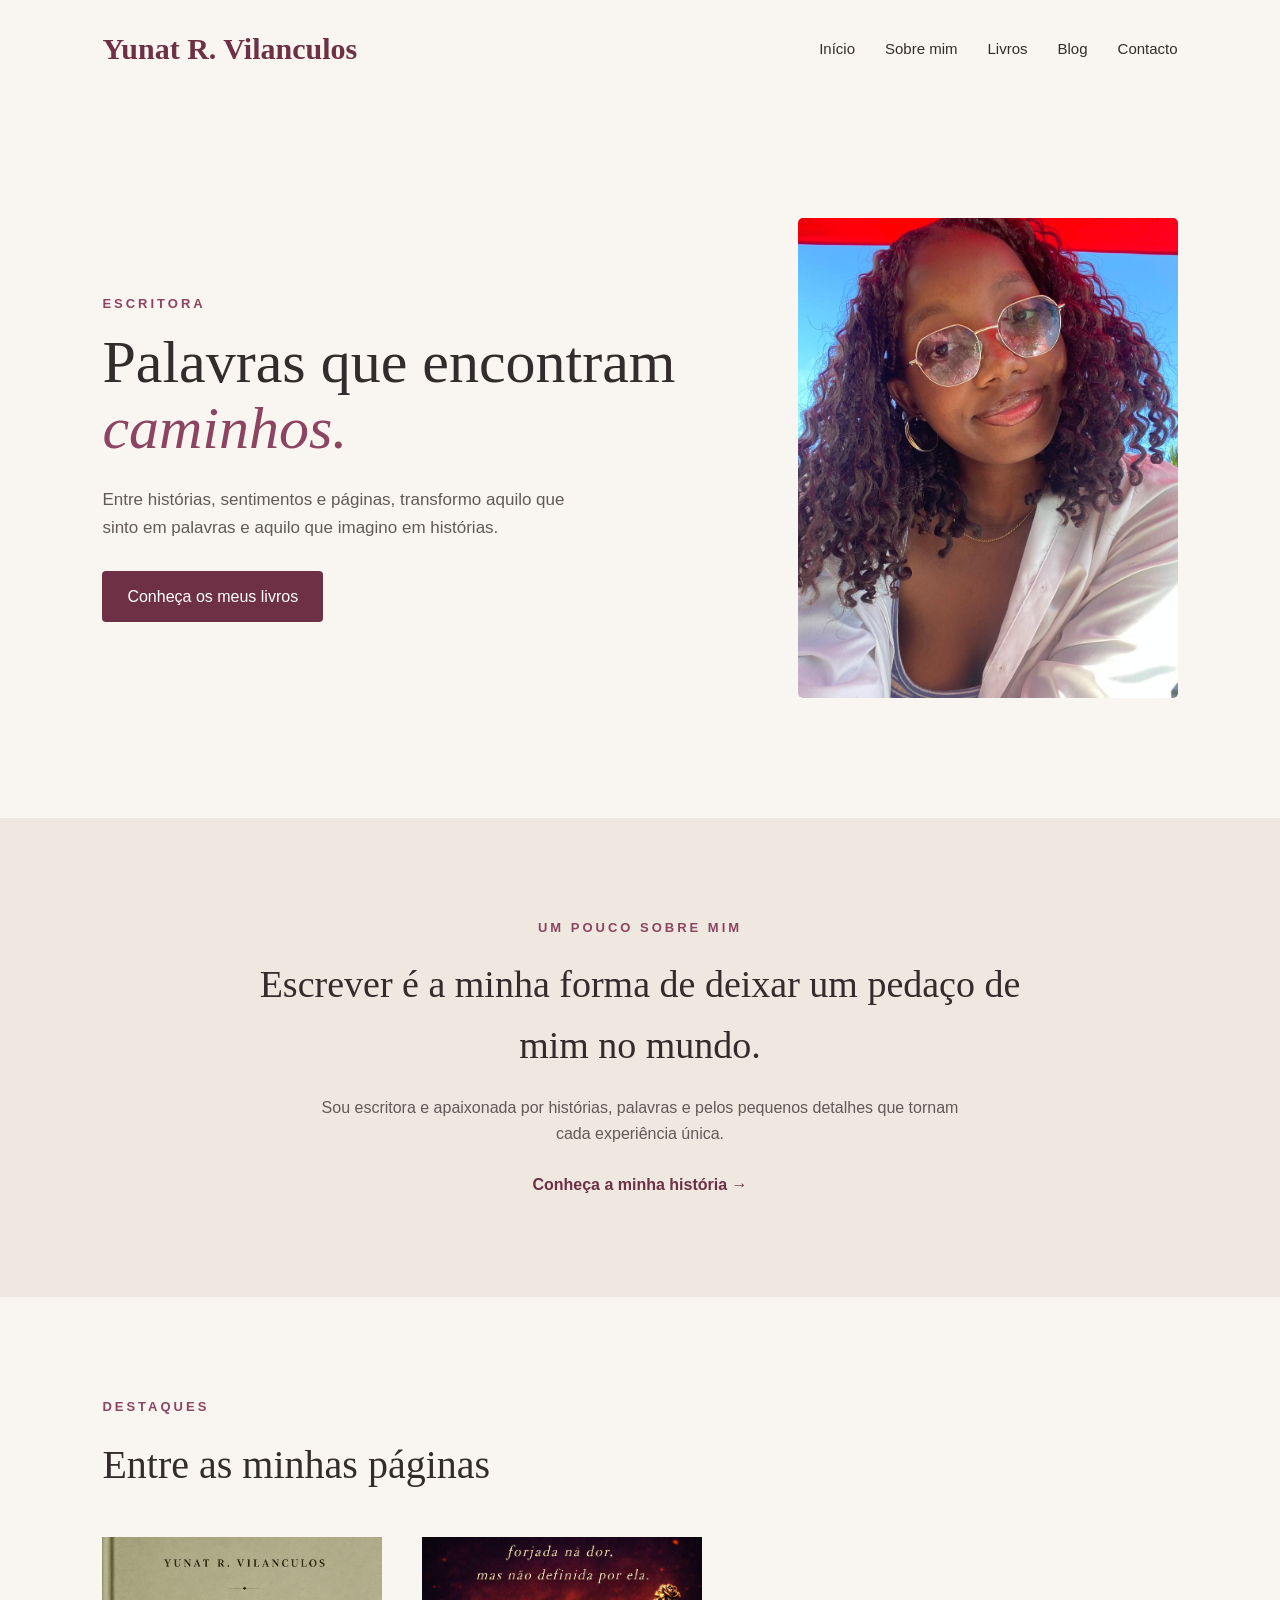
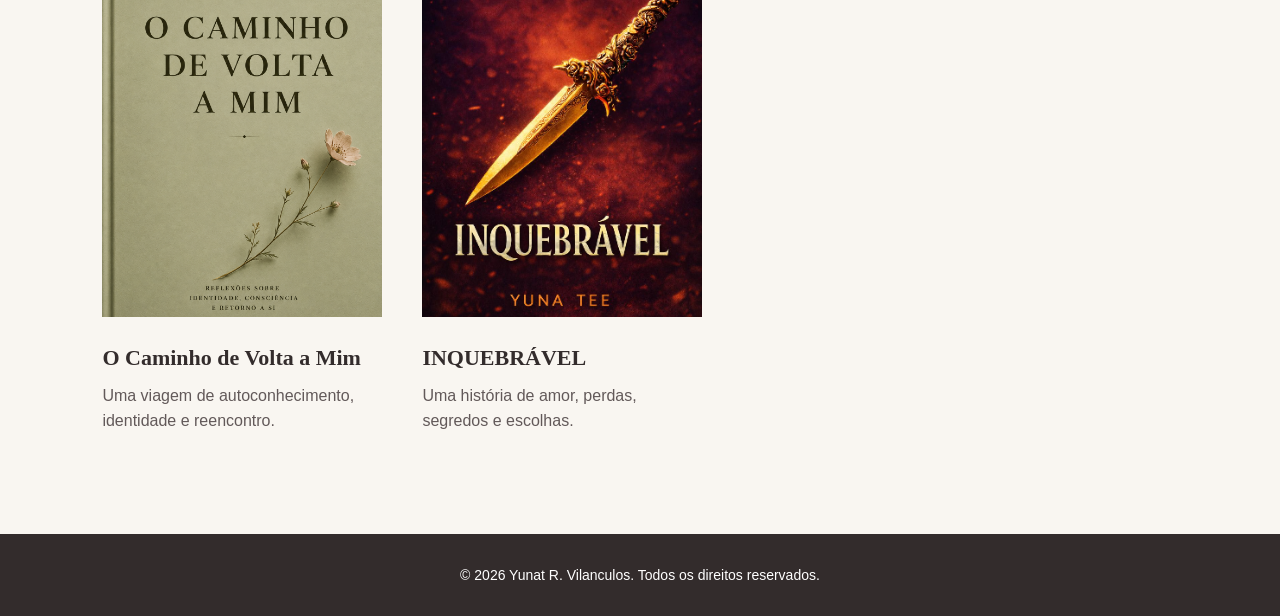
<file: index.html>
<!DOCTYPE html>
<html lang="pt">

<head>
    <meta charset="UTF-8">
    <meta name="viewport" content="width=device-width, initial-scale=1.0">

    <title>Yunat R. Vilanculos | Escritora</title>

    <link rel="stylesheet" href="index.css">
</head>

<body>

    <header>
        <nav>
            <div class="logo">
                Yunat R. Vilanculos
            </div>

            <ul class="menu">
                <li><a href="index.html">Início</a></li>
                <li><a href="sobre mim.html">Sobre mim</a></li>
                <li><a href="livros.html">Livros</a></li>
                <li><a href="blog.html">Blog</a></li>
                <li><a href="contacto.html">Contacto</a></li>
            </ul>
        </nav>
    </header>


    <main>

        <section class="hero">

            <div class="hero-text">
                <p class="subtitulo">ESCRITORA</p>

                <h1>
                    Palavras que encontram
                    <span>caminhos.</span>
                </h1>

                <p>
                    Entre histórias, sentimentos e páginas,
                    transformo aquilo que sinto em palavras
                    e aquilo que imagino em histórias.
                </p>

                <a href="livros.html" class="botao">
                    Conheça os meus livros
                </a>
            </div>


            <div class="hero-imagem">
             <img src="eunew.jpeg" alt="" srcset="">
            </div>

        </section>


        <section class="apresentacao">

            <p class="subtitulo">UM POUCO SOBRE MIM</p>

            <h2>
                Escrever é a minha forma de deixar
                um pedaço de mim no mundo.
            </h2>

            <p>
                Sou escritora e apaixonada por histórias,
                palavras e pelos pequenos detalhes que
                tornam cada experiência única.
            </p>

            <a href="sobre mim.html" class="link">
                Conheça a minha história →
            </a>

        </section>


        <section class="destaques">

            <p class="subtitulo">DESTAQUES</p>

            <h2>Entre as minhas páginas</h2>

            <div class="livros-container">

                <article class="livro">
                    <img src="O Caminho de Volta a Mim.png" alt="Capa do livro">
                    <h3>O Caminho de Volta a Mim</h3>
                    <p>
                        Uma viagem de autoconhecimento,
                        identidade e reencontro.
                    </p>
                </article>


                <article class="livro">
                    <img src="inquebravel.png" alt="Capa do livro">
                    <h3>INQUEBRÁVEL</h3>
                    <p>
                        Uma história de amor, perdas,
                        segredos e escolhas.
                    </p>
                </article>

            </div>

        </section>

    </main>


    <footer>

        <p>
            © 2026 Yunat R. Vilanculos. Todos os direitos reservados.
        </p>

    </footer>

</body>

</html>
</file>
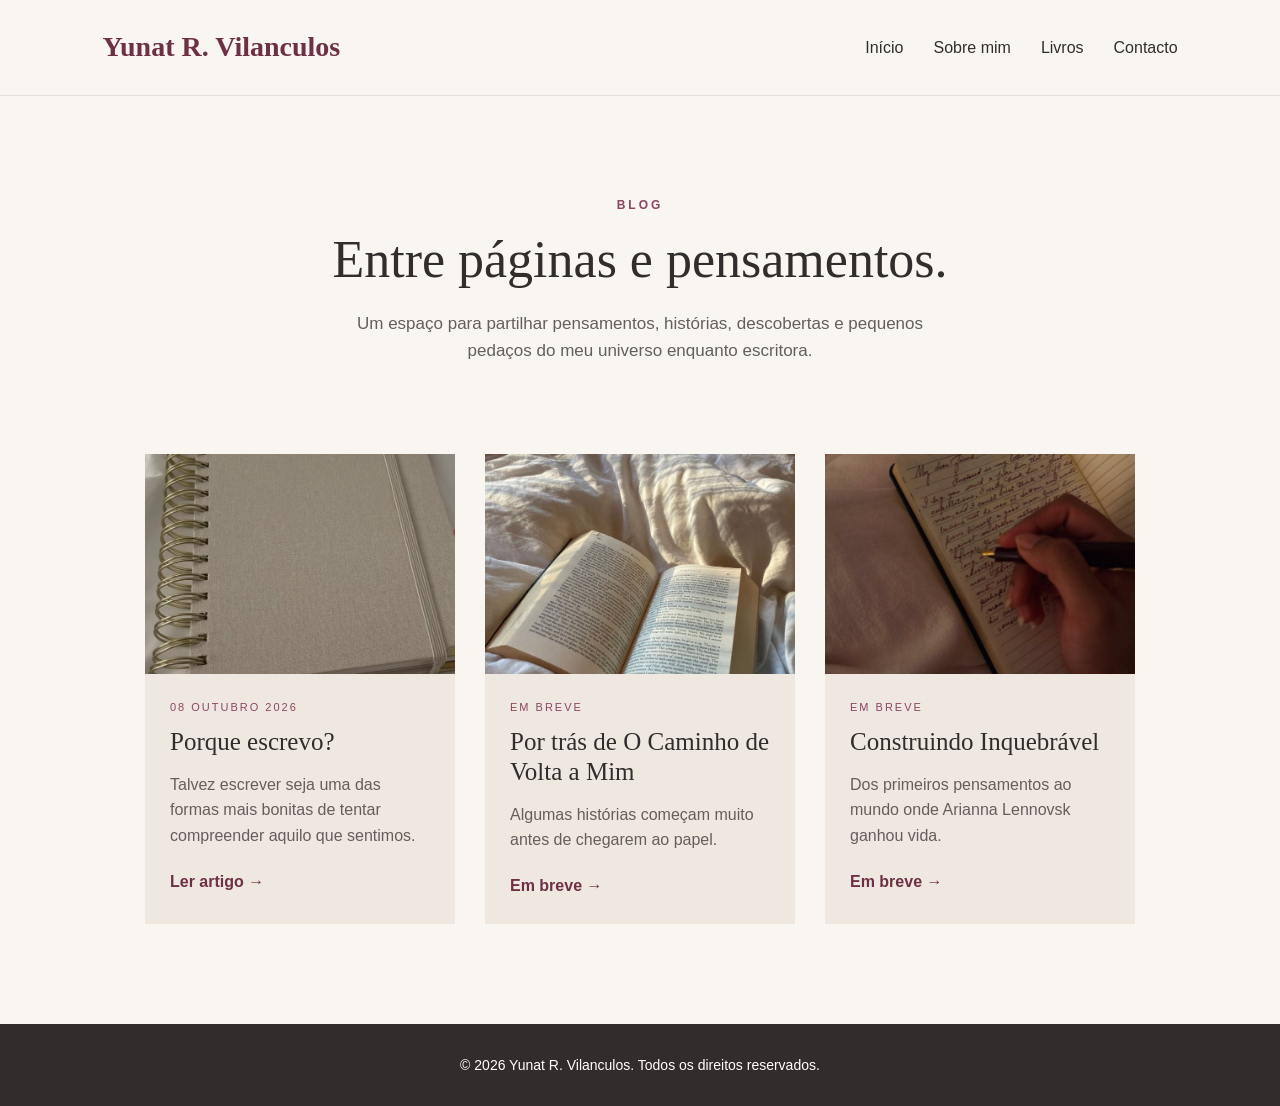
<file: blog.html>
<!DOCTYPE html>
<html lang="pt">

<head>

    <meta charset="UTF-8">

    <meta name="viewport" content="width=device-width, initial-scale=1.0">

    <title>Blog | Yunat R. Vilanculos</title>

    <link rel="stylesheet" href="blog.css">

</head>


<body>

    <!-- CABEÇALHO -->

    <header>

        <nav>

            <div class="logo">
                Yunat R. Vilanculos
            </div>

            <ul class="menu">

                <li>
                    <a href="../index.html">Início</a>
                </li>

                <li>
                    <a href="sobre mim.html">Sobre mim</a>
                </li>

                <li>
                    <a href="livros.html">Livros</a>
                </li>

                <li>
                    <a href="contacto.html">Contacto</a>
                </li>

            </ul>

        </nav>

    </header>


    <!-- BLOG -->

    <main>

        <section class="blog-intro">

            <p class="subtitulo">
                BLOG
            </p>

            <h1>
                Entre páginas e pensamentos.
            </h1>

            <p>
                Um espaço para partilhar pensamentos,
                histórias, descobertas e pequenos pedaços
                do meu universo enquanto escritora.
            </p>

        </section>


        <!-- PUBLICAÇÕES -->

        <section class="publicacoes">


            <article class="post">

                <div class="post-imagem">
                    <img
                        src="caderno.jpg"
                        alt="Caderno aberto com palavras escritas">
                </div>

                <div class="post-conteudo">

                    <p class="data">
                        08 OUTUBRO 2026
                    </p>

                    <h2>
                        Porque escrevo?
                    </h2>

                    <p>
                        Talvez escrever seja uma das formas
                        mais bonitas de tentar compreender
                        aquilo que sentimos.
                    </p>

                    <a href="#" class="ler">
                        Ler artigo →
                    </a>

                </div>

            </article>


            <article class="post">

                <div class="post-imagem">
                    <img
                        src="download (15).jpg"
                        alt="Livros sobre uma mesa">
                </div>

                <div class="post-conteudo">

                    <p class="data">
                        EM BREVE
                    </p>

                    <h2>
                        Por trás de O Caminho de Volta a Mim
                    </h2>

                    <p>
                        Algumas histórias começam muito antes
                        de chegarem ao papel.
                    </p>

                    <a href="#" class="ler">
                        Em breve →
                    </a>

                </div>

            </article>


            <article class="post">

                <div class="post-imagem">
                    <img
                        src="write.jpg"
                        alt="Pessoa escrevendo">
                </div>

                <div class="post-conteudo">

                    <p class="data">
                        EM BREVE
                    </p>

                    <h2>
                        Construindo Inquebrável
                    </h2>

                    <p>
                        Dos primeiros pensamentos ao mundo
                        onde Arianna Lennovsk ganhou vida.
                    </p>

                    <a href="#" class="ler">
                        Em breve →
                    </a>

                </div>

            </article>


        </section>

    </main>


    <!-- RODAPÉ -->

    <footer>

        <p>
            © 2026 Yunat R. Vilanculos.
            Todos os direitos reservados.
        </p>

    </footer>

</body>

</html>
</file>
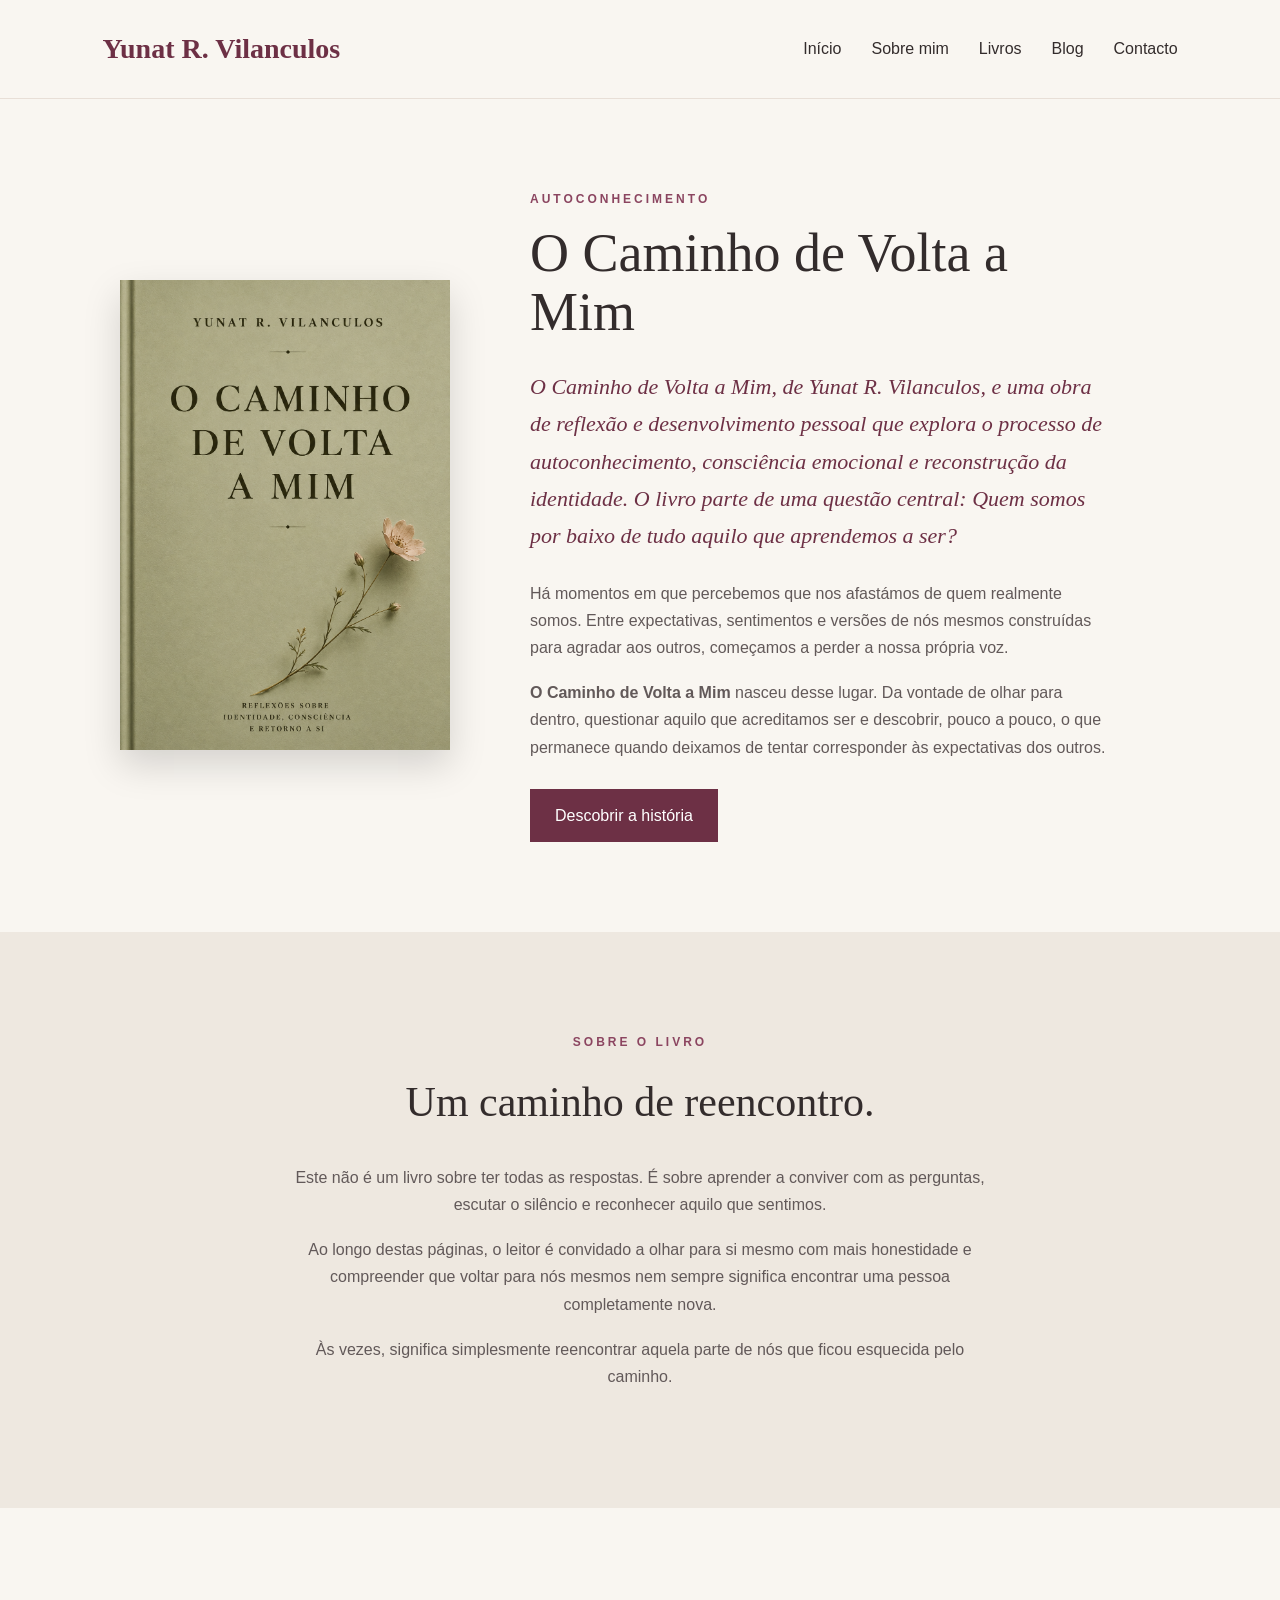
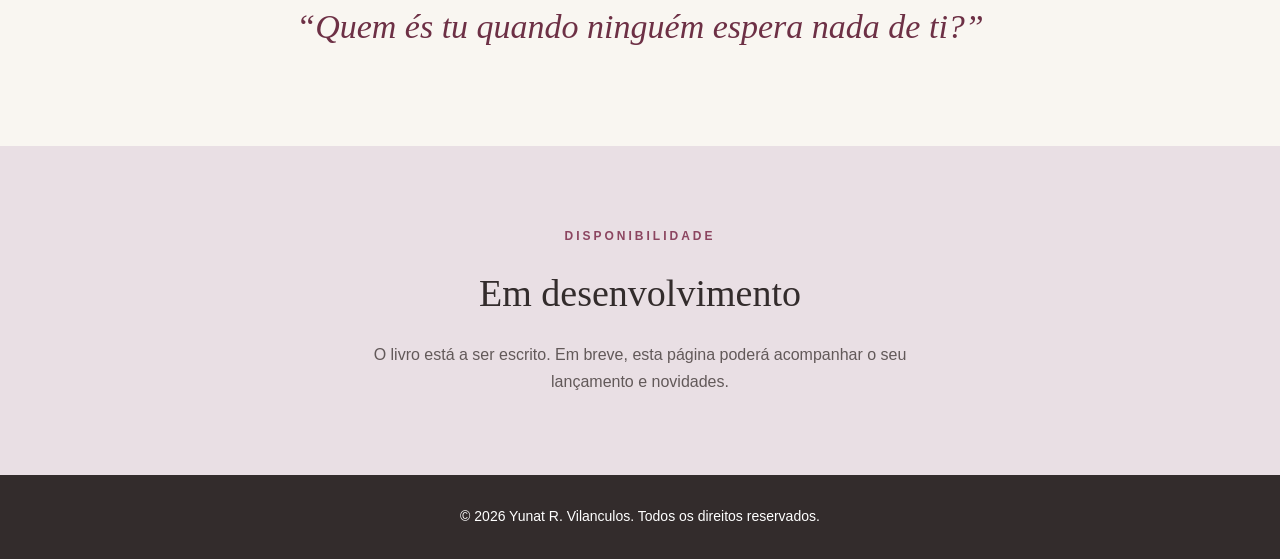
<file: livro 1.html>
<!DOCTYPE html>
<html lang="pt">

<head>

    <meta charset="UTF-8">

    <meta name="viewport" content="width=device-width, initial-scale=1.0">

    <title>O Caminho de Volta a Mim | Yunat R. Vilanculos</title>

    <link rel="stylesheet" href="livro1.css">

</head>


<body>

    <!-- CABEÇALHO -->

    <header>

        <nav>

            <div class="logo">
                Yunat R. Vilanculos
            </div>

            <ul class="menu">

                <li>
                    <a href="index.html">Início</a>
                </li>

                <li>
                    <a href="sobre mim.html">Sobre mim</a>
                </li>

                <li>
                    <a href="livros.html">Livros</a>
                </li>

                <li>
                    <a href="blog.html">Blog</a>
                </li>

                <li>
                    <a href="contacto.html">Contacto</a>
                </li>

            </ul>

        </nav>

    </header>


    <!-- APRESENTAÇÃO DO LIVRO -->

    <main>

        <section class="livro-destaque">

            <div class="capa">

                <img
                    src="O Caminho de Volta a Mim.png"
                    alt="Capa do livro O Caminho de Volta a Mim">

            </div>


            <div class="informacao">

                <p class="categoria">
                    AUTOCONHECIMENTO
                </p>

                <h1>
                    O Caminho de Volta a Mim
                </h1>

                <p class="frase">
                    O Caminho de Volta a Mim, de Yunat R. Vilanculos, e uma obra de reflexão e desenvolvimento pessoal que explora o processo de autoconhecimento, consciência emocional e reconstrução da identidade. 
                    O livro parte de uma questão central: Quem somos por baixo de tudo aquilo que aprendemos a ser?
                </p>

                <p>
                    Há momentos em que percebemos que nos
                    afastámos de quem realmente somos.
                    Entre expectativas, sentimentos e versões
                    de nós mesmos construídas para agradar aos
                    outros, começamos a perder a nossa própria voz.
                </p>

                <p>
                    <strong>O Caminho de Volta a Mim</strong> nasceu
                    desse lugar. Da vontade de olhar para dentro,
                    questionar aquilo que acreditamos ser e
                    descobrir, pouco a pouco, o que permanece
                    quando deixamos de tentar corresponder às
                    expectativas dos outros.
                </p>

                <a href="#sobre-livro" class="botao">
                    Descobrir a história
                </a>

            </div>

        </section>


        <!-- SOBRE O LIVRO -->

        <section id="sobre-livro" class="sobre-livro">

            <p class="subtitulo">
                SOBRE O LIVRO
            </p>

            <h2>
                Um caminho de reencontro.
            </h2>

            <p>
                Este não é um livro sobre ter todas as respostas.
                É sobre aprender a conviver com as perguntas,
                escutar o silêncio e reconhecer aquilo que sentimos.
            </p>

            <p>
                Ao longo destas páginas, o leitor é convidado a
                olhar para si mesmo com mais honestidade e
                compreender que voltar para nós mesmos nem sempre
                significa encontrar uma pessoa completamente nova.
            </p>

            <p>
                Às vezes, significa simplesmente reencontrar
                aquela parte de nós que ficou esquecida pelo caminho.
            </p>

        </section>


        <!-- FRASE -->

        <section class="frase-final">

            <p>
                “Quem és tu quando ninguém espera
                nada de ti?”
            </p>

        </section>


        <!-- ESTADO DO LIVRO -->

        <section class="estado">

            <p class="subtitulo">
                DISPONIBILIDADE
            </p>

            <h2>
                Em desenvolvimento
            </h2>

            <p>
                O livro está a ser escrito.
                Em breve, esta página poderá acompanhar
                o seu lançamento e novidades.
            </p>

        </section>

    </main>


    <!-- RODAPÉ -->

    <footer>

        <p>
            © 2026 Yunat R. Vilanculos.
            Todos os direitos reservados.
        </p>

    </footer>


</body>

</html>
</file>
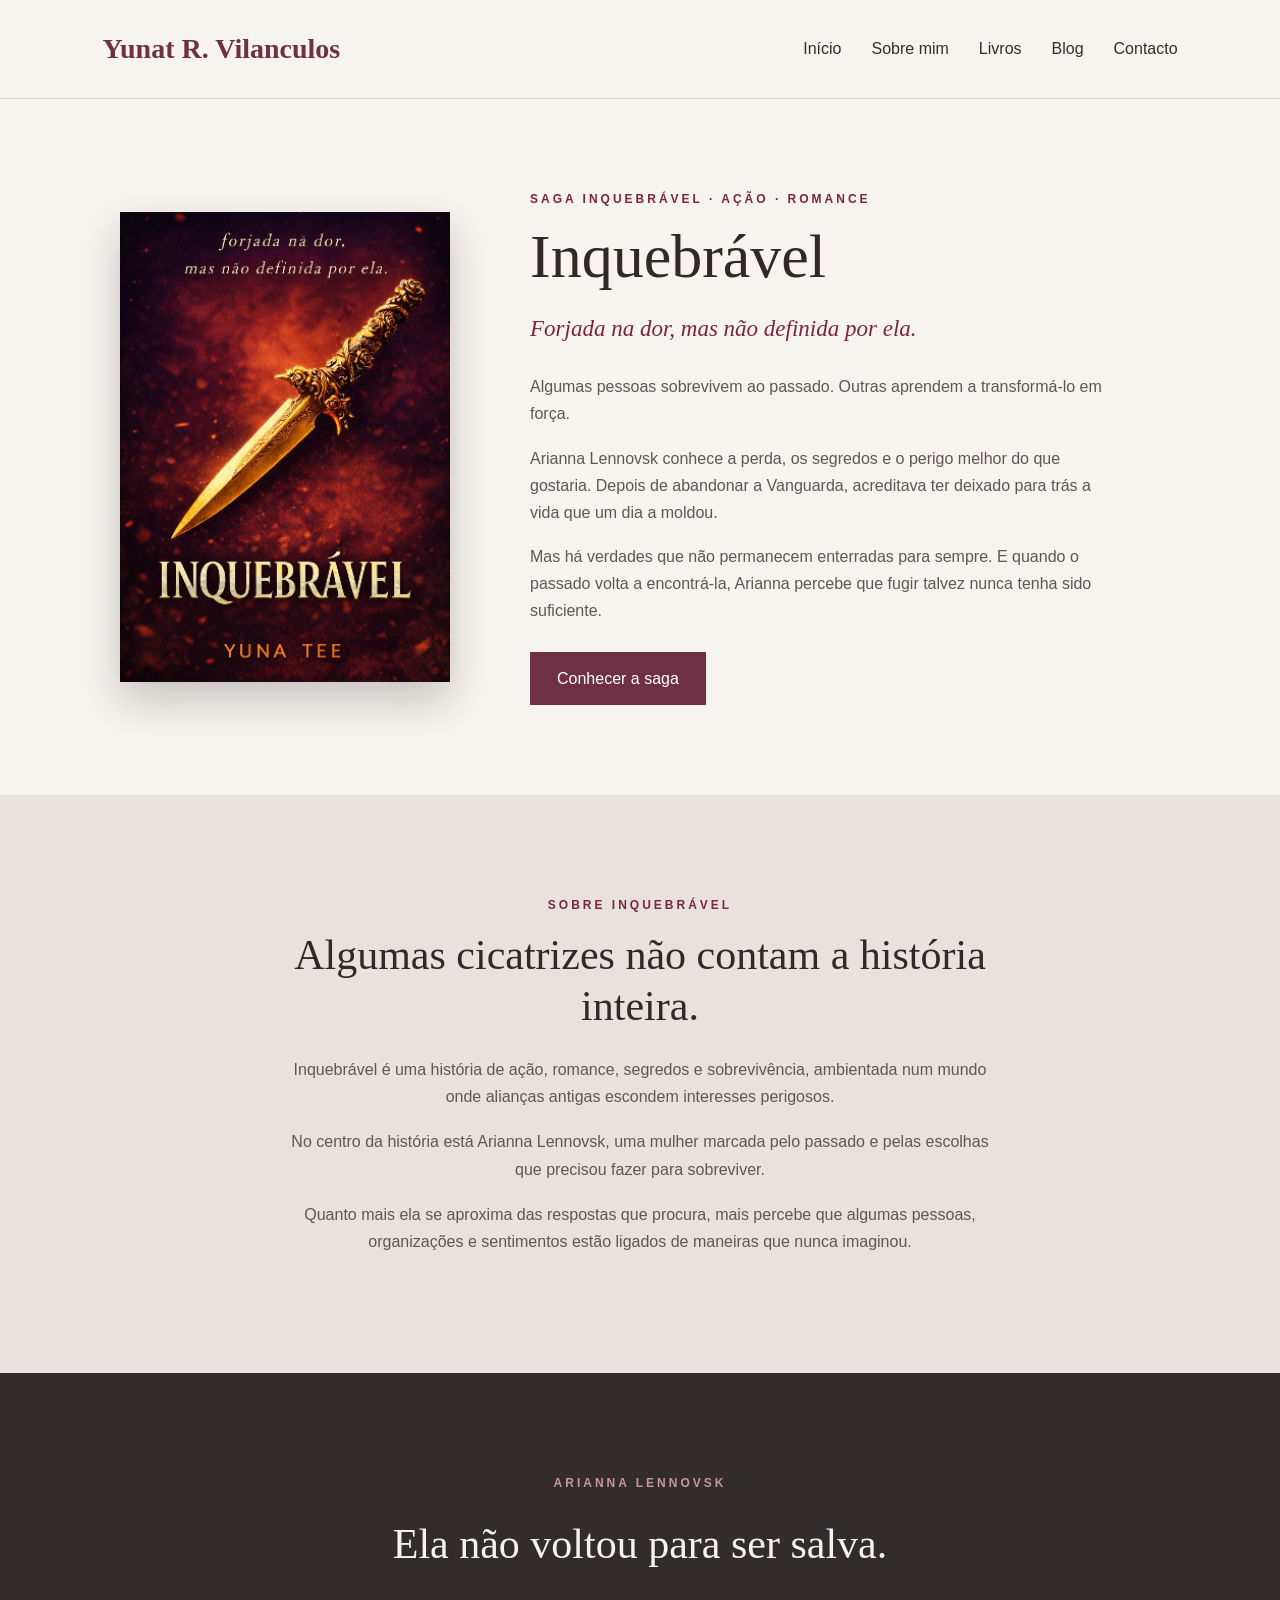
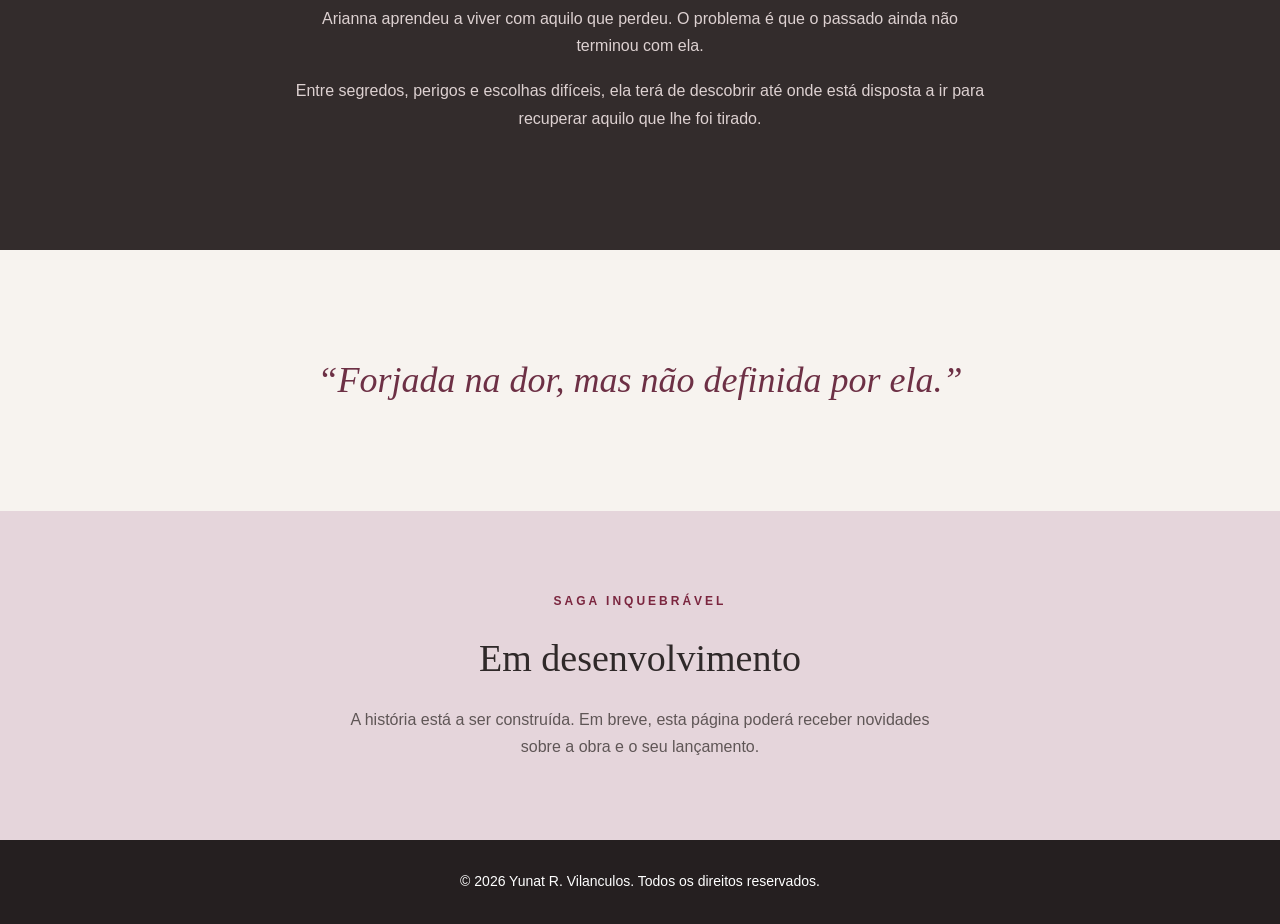
<file: livro 2.html>
<!DOCTYPE html>
<html lang="pt">

<head>

    <meta charset="UTF-8">

    <meta name="viewport" content="width=device-width, initial-scale=1.0">

    <title>Inquebrável | Yunat R. Vilanculos</title>

    <link rel="stylesheet" href="livro2.css">

</head>

<body>

    <!-- CABEÇALHO -->

    <header>

        <nav>

            <div class="logo">
                Yunat R. Vilanculos
            </div>

            <ul class="menu">

                <li>
                    <a href="index.html">Início</a>
                </li>

                <li>
                    <a href="sobre mim.html">Sobre mim</a>
                </li>

                <li>
                    <a href="livros.html">Livros</a>
                </li>

                <li>
                    <a href="blog.html">Blog</a>
                </li>

                <li>
                    <a href="contacto.html">Contacto</a>
                </li>

            </ul>

        </nav>

    </header>


    <!-- APRESENTAÇÃO -->

    <main>

        <section class="livro-destaque">

            <div class="capa">

                <img
                    src="inq.png"
                    alt="Capa do livro Inquebrável">

            </div>


            <div class="informacao">

                <p class="categoria">
                    SAGA INQUEBRÁVEL · AÇÃO · ROMANCE
                </p>

                <h1>
                    Inquebrável
                </h1>

                <p class="frase">
                    Forjada na dor, mas não definida por ela.
                </p>

                <p>
                    Algumas pessoas sobrevivem ao passado.
                    Outras aprendem a transformá-lo em força.
                </p>

                <p>
                    Arianna Lennovsk conhece a perda, os segredos
                    e o perigo melhor do que gostaria. Depois de
                    abandonar a Vanguarda, acreditava ter deixado
                    para trás a vida que um dia a moldou.
                </p>

                <p>
                    Mas há verdades que não permanecem enterradas
                    para sempre. E quando o passado volta a
                    encontrá-la, Arianna percebe que fugir talvez
                    nunca tenha sido suficiente.
                </p>

                <a href="#sobre-livro" class="botao">
                    Conhecer a saga
                </a>

            </div>

        </section>


        <!-- SOBRE A OBRA -->

        <section id="sobre-livro" class="sobre-livro">

            <p class="subtitulo">
                SOBRE INQUEBRÁVEL
            </p>

            <h2>
                Algumas cicatrizes não contam a história inteira.
            </h2>

            <p>
                Inquebrável é uma história de ação, romance,
                segredos e sobrevivência, ambientada num mundo
                onde alianças antigas escondem interesses perigosos.
            </p>

            <p>
                No centro da história está Arianna Lennovsk,
                uma mulher marcada pelo passado e pelas escolhas
                que precisou fazer para sobreviver.
            </p>

            <p>
                Quanto mais ela se aproxima das respostas que
                procura, mais percebe que algumas pessoas,
                organizações e sentimentos estão ligados de
                maneiras que nunca imaginou.
            </p>

        </section>


        <!-- ARIANNA -->

        <section class="personagem">

            <div>

                <p class="subtitulo">
                    ARIANNA LENNOVSK
                </p>

                <h2>
                    Ela não voltou para ser salva.
                </h2>

                <p>
                    Arianna aprendeu a viver com aquilo que perdeu.
                    O problema é que o passado ainda não terminou
                    com ela.
                </p>

                <p>
                    Entre segredos, perigos e escolhas difíceis,
                    ela terá de descobrir até onde está disposta
                    a ir para recuperar aquilo que lhe foi tirado.
                </p>

            </div>

        </section>


        <!-- FRASE -->

        <section class="frase-final">

            <p>
                “Forjada na dor, mas não definida por ela.”
            </p>

        </section>


        <!-- ESTADO -->

        <section class="estado">

            <p class="subtitulo">
                SAGA INQUEBRÁVEL
            </p>

            <h2>
                Em desenvolvimento
            </h2>

            <p>
                A história está a ser construída.
                Em breve, esta página poderá receber novidades
                sobre a obra e o seu lançamento.
            </p>

        </section>

    </main>


    <!-- RODAPÉ -->

    <footer>

        <p>
            © 2026 Yunat R. Vilanculos.
            Todos os direitos reservados.
        </p>

    </footer>

</body>

</html>
</file>
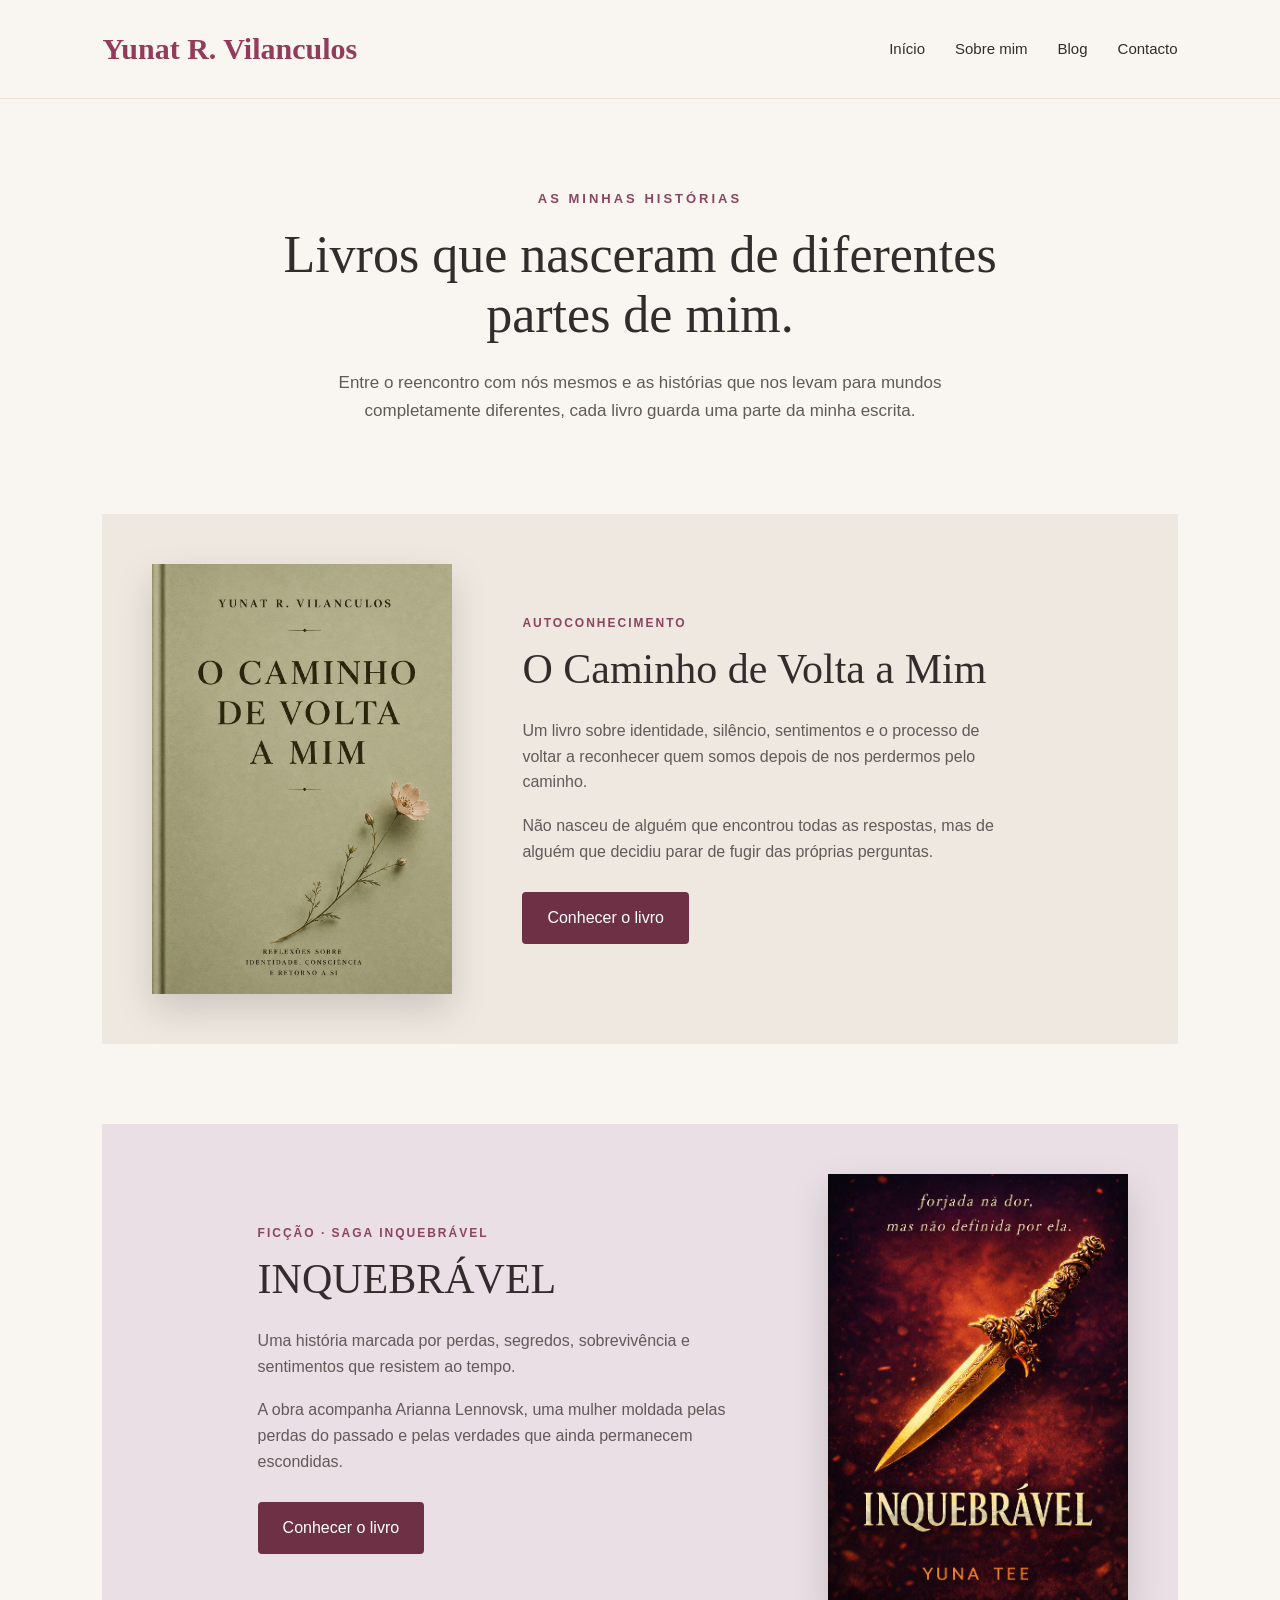
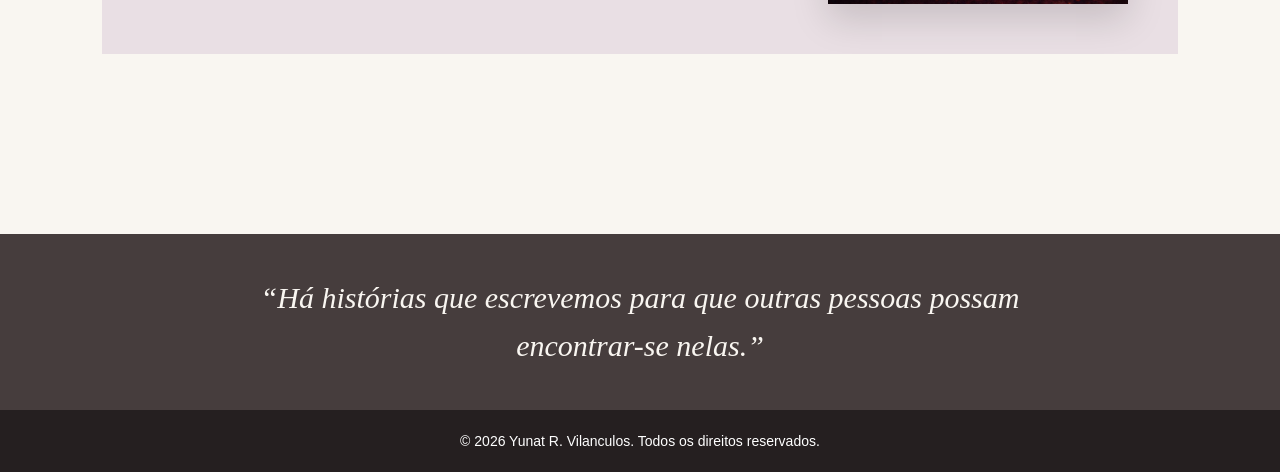
<file: livros.html>
<!DOCTYPE html>
<html lang="pt">

<head>
    <meta charset="UTF-8">
    <meta name="viewport" content="width=device-width, initial-scale=1.0">

    <title>Livros | Yunat R. Vilanculos</title>

    <link rel="stylesheet" href="livros.css">
</head>

<body>

    <!-- CABEÇALHO -->

    <header>

        <nav>

            <div class="logo">
                Yunat R. Vilanculos
            </div>

            <ul class="menu">

                <li>
                    <a href="index.html">Início</a>
                </li>

                <li>
                    <a href="sobre mim.html">Sobre mim</a>
                </li>

                <li>
                    <a href="blog.html">Blog</a>
                </li>

                <li>
                    <a href="contacto.html">Contacto</a>
                </li>

            </ul>

        </nav>

    </header>


    <!-- CONTEÚDO PRINCIPAL -->

    <main>

        <!-- INTRODUÇÃO -->

        <section class="titulo-livros">

            <p class="subtitulo">
                AS MINHAS HISTÓRIAS
            </p>

            <h1>
                Livros que nasceram
                de diferentes partes de mim.
            </h1>

            <p>
                Entre o reencontro com nós mesmos e as histórias
                que nos levam para mundos completamente diferentes,
                cada livro guarda uma parte da minha escrita.
            </p>

        </section>


        <!-- LIVROS -->

        <section class="livros">


            <!-- O CAMINHO DE VOLTA A MIM -->

            <article class="livro-card">

                <div class="livro-capa">

                    <img
                        src="O Caminho de Volta a Mim.png"
                        alt="Capa do livro O Caminho de Volta a Mim">

                </div>


                <div class="livro-info">

                    <p class="categoria">
                        AUTOCONHECIMENTO
                    </p>

                    <h2>
                        O Caminho de Volta a Mim
                    </h2>

                    <p>
                        Um livro sobre identidade, silêncio,
                        sentimentos e o processo de voltar a
                        reconhecer quem somos depois de nos
                        perdermos pelo caminho.
                    </p>

                    <p>
                        Não nasceu de alguém que encontrou todas
                        as respostas, mas de alguém que decidiu
                        parar de fugir das próprias perguntas.
                    </p>

                    <a href="livro 1.html" class="botao">
                        Conhecer o livro
                    </a>

                </div>

            </article>


            <!-- INQUEBRÁVEL -->

            <article class="livro-card invertido">

                <div class="livro-capa">

                    <img
                        src="inq.png"
                        alt="Capa de Ecos de um Amor Adiado">

                </div>


                <div class="livro-info">

                    <p class="categoria">
                        FICÇÃO · SAGA INQUEBRÁVEL
                    </p>

                    <h2>
                        INQUEBRÁVEL
                    </h2>

                    <p>
                        Uma história marcada por perdas,
                        segredos, sobrevivência e sentimentos
                        que resistem ao tempo.
                    </p>

                    <p>
                        A obra acompanha Arianna Lennovsk,
                        uma mulher moldada pelas perdas do
                        passado e pelas verdades que ainda
                        permanecem escondidas.
                    </p>

                    <a href="livro 2.html" class="botao">
                        Conhecer o livro
                    </a>

                </div>

            </article>

        </section>

        <section class="frase-final">

            <p>
                “Há histórias que escrevemos para que
                outras pessoas possam encontrar-se nelas.”
            </p>

        </section>

    </main>


    <!-- RODAPÉ -->

    <footer>

        <p>
            © 2026 Yunat R. Vilanculos.
            Todos os direitos reservados.
        </p>

    </footer>

</body>

</html>
</file>
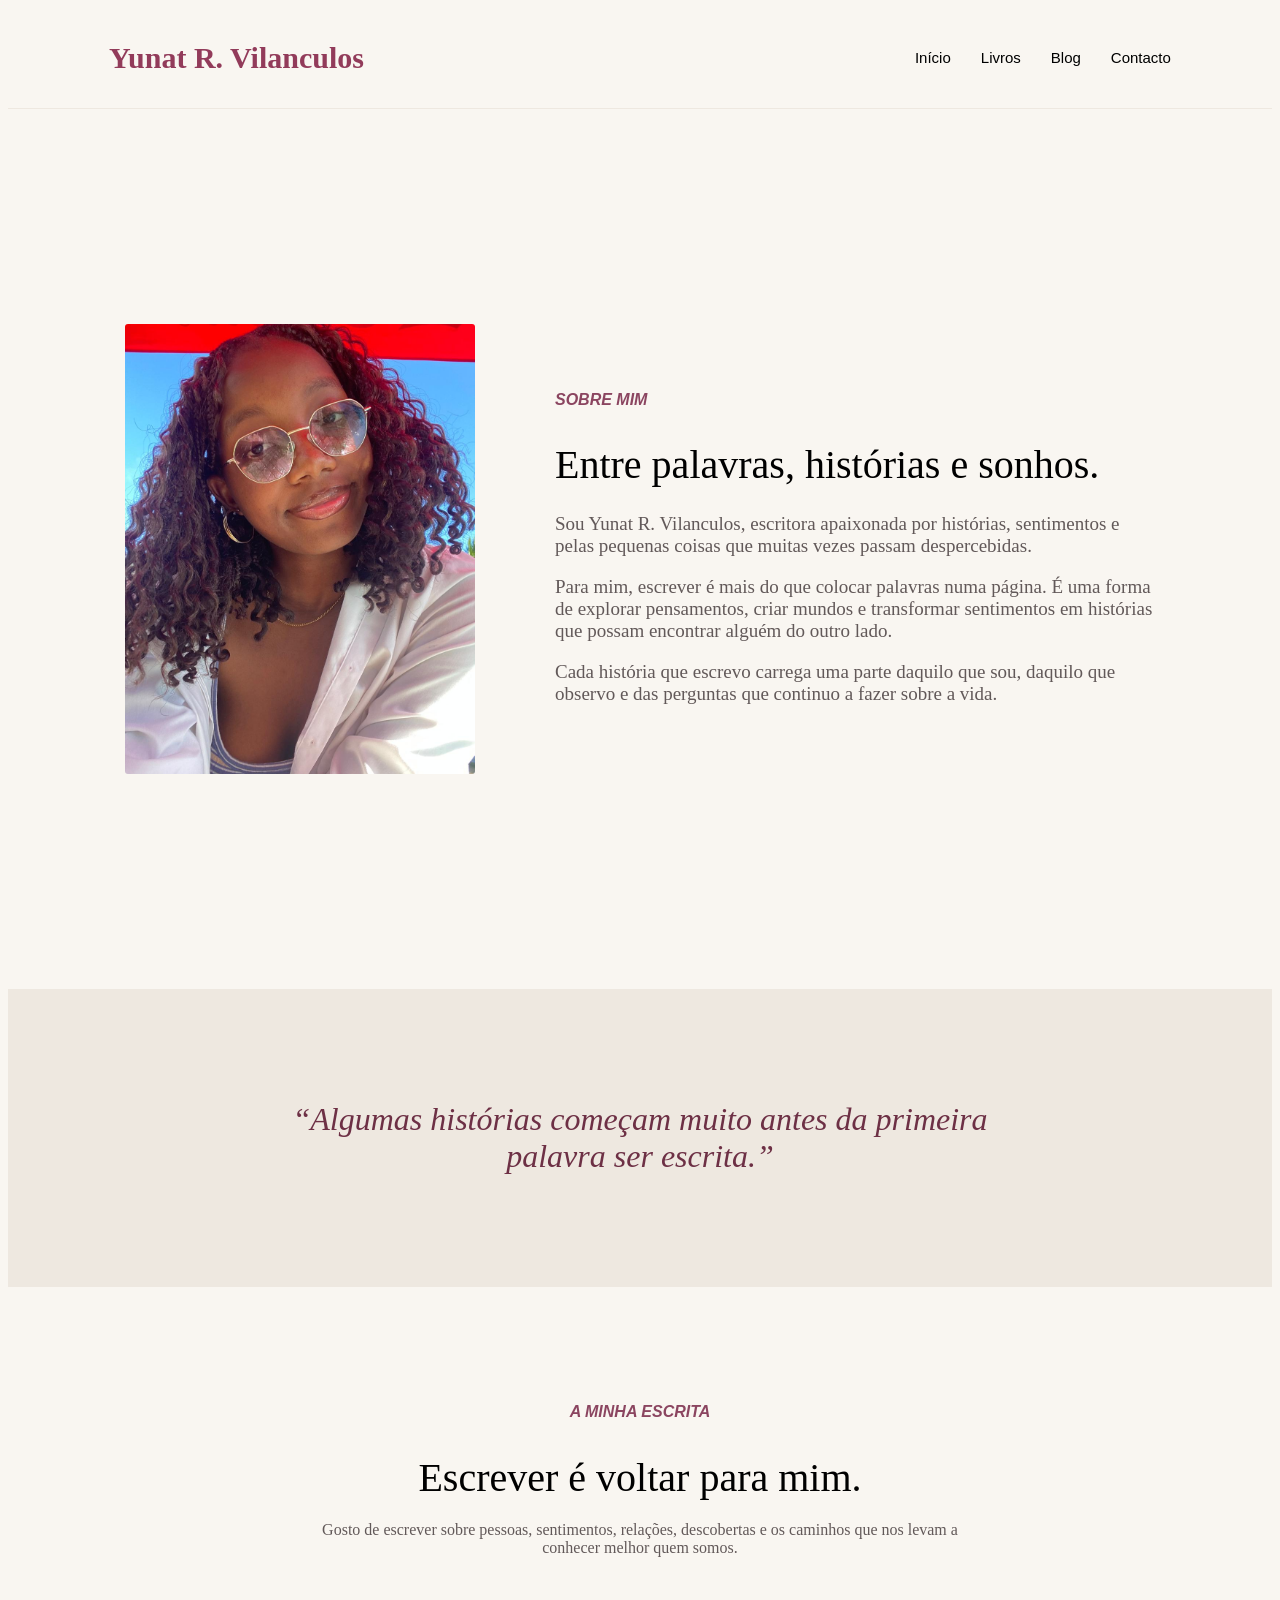
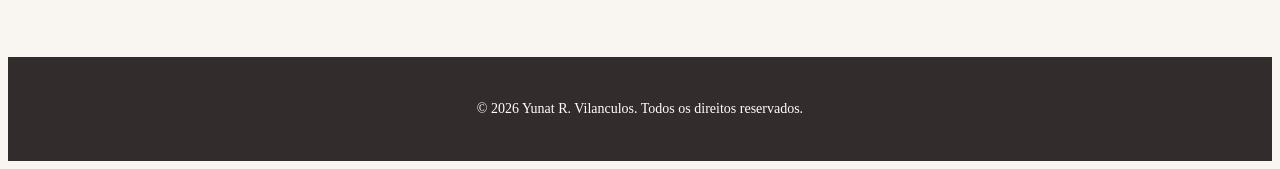
<file: sobre mim.html>
<!DOCTYPE html>
<html lang="pt">

<head>
    <meta charset="UTF-8">
    <meta name="viewport" content="width=device-width, initial-scale=1.0">

    <title>Sobre mim | Yunat R. Vilanculos</title>

    <link rel="stylesheet" href="sobre.css">
</head>

<body>

    <!-- CABEÇALHO -->

    <header>

        <nav>

            <div class="logo">
                Yunat R. Vilanculos
            </div>

            <ul class="menu">

                <li>
                    <a href="index.html">Início</a>
                </li>

                <li>
                    <a href="livros.html">Livros</a>
                </li>

                <li>
                    <a href="blog.html">Blog</a>
                </li>

                <li>
                    <a href="contacto.html">Contacto</a>
                </li>

            </ul>

        </nav>

    </header>


    <!-- CONTEÚDO PRINCIPAL -->

    <main>

        <section class="sobre">

            <div class="sobre-imagem">

                <img src="eunew.jpeg"
                    alt="Fotografia da escritora Yunat R. Vilanculos">
            </div>


            <div class="sobre-texto">

                <p class="subtitulo">
                    SOBRE MIM
                </p>

                <h1>
                    Entre palavras,
                    histórias e sonhos.
                </h1>

                <p>
                    Sou Yunat R. Vilanculos, escritora apaixonada
                    por histórias, sentimentos e pelas pequenas
                    coisas que muitas vezes passam despercebidas.
                </p>

                <p>
                    Para mim, escrever é mais do que colocar
                    palavras numa página. É uma forma de explorar
                    pensamentos, criar mundos e transformar
                    sentimentos em histórias que possam encontrar
                    alguém do outro lado.
                </p>

                <p>
                    Cada história que escrevo carrega uma parte
                    daquilo que sou, daquilo que observo e das
                    perguntas que continuo a fazer sobre a vida.
                </p>

            </div>

        </section>


        <!-- FRASE -->

        <section class="frase">

            <p>
                “Algumas histórias começam muito antes
                da primeira palavra ser escrita.”
            </p>

        </section>


        <!-- PAIXÃO PELA ESCRITA -->

        <section class="escrita">

            <p class="subtitulo">
                A MINHA ESCRITA
            </p>

            <h2>
                Escrever é voltar para mim.
            </h2>

            <p>
                Gosto de escrever sobre pessoas, sentimentos,
                relações, descobertas e os caminhos que nos
                levam a conhecer melhor quem somos.
            </p>

        </section>

    </main>


    <!-- RODAPÉ -->

    <footer>

        <p>
            © 2026 Yunat R. Vilanculos.
            Todos os direitos reservados.
        </p>

    </footer>

</body>

</html>
</file>
<file: index.css>
/* ==============================
   CONFIGURAÇÕES GERAIS
   ============================== */

* {
    margin: 0;
    padding: 0;
    box-sizing: border-box;
}

body {
    font-family: Arial, sans-serif;
    background-color: #f9f6f1;
    color: #332c2c;
    line-height: 1.6;
}

a {
    text-decoration: none;
    color: inherit;
}


/* ==============================
   CABEÇALHO
   ============================== */

header {
    background-color: #f9f6f1;
    padding: 25px 8%;
}

nav {
    display: flex;
    justify-content: space-between;
    align-items: center;
}

.logo {
    font-family: Georgia, serif;
    font-size: 30px;
    font-weight: bold;
    color: #6d3045;
}

.menu {
    display: flex;
    list-style: none;
    gap: 30px;
}

.menu a {
    font-size: 15px;
    transition: 0.3s;
}

.menu a:hover {
    color: #8b4560;
}


/* ==============================
   HERO
   ============================== */

.hero {
    min-height: 80vh;
    padding: 70px 8%;

    display: flex;
    align-items: center;
    justify-content: space-between;

    gap: 60px;
}

.hero-text {
    max-width: 600px;
}

.subtitulo {
    color: #8b4560;
    font-size: 13px;
    letter-spacing: 3px;
    font-weight: bold;
    margin-bottom: 15px;
}

.hero h1 {
    font-family: Georgia, serif;
    font-size: 60px;
    line-height: 1.1;
    font-weight: normal;
    margin-bottom: 25px;
}

.hero h1 span {
    color: #8b4560;
    font-style: italic;
}

.hero-text > p:not(.subtitulo) {
    font-size: 17px;
    max-width: 500px;
    margin-bottom: 30px;
    color: #625959;
}


/* ==============================
   BOTÃO
   ============================== */

.botao {
    display: inline-block;
    background-color: #6d3045;
    color: white;

    padding: 13px 25px;

    border-radius: 4px;

    transition: 0.3s;
}

.botao:hover {
    background-color: #4f2232;
}


/* ==============================
   IMAGEM PRINCIPAL
   ============================== */

.hero-imagem {
    width: 380px;
    height: 480px;
    overflow: hidden;
    border-radius: 5px;
}

.hero-imagem img {
    width: 100%;
    height: 100%;
    object-fit: cover;
}


/* ==============================
   APRESENTAÇÃO
   ============================== */

.apresentacao {
    text-align: center;
    padding: 100px 20%;
    background-color: #eee8e0;
}

.apresentacao h2 {
    font-family: Georgia, serif;
    font-size: 38px;
    font-weight: normal;
    margin-bottom: 20px;
}

.apresentacao p:not(.subtitulo) {
    color: #625959;
    max-width: 650px;
    margin: 0 auto 25px;
}

.link {
    color: #6d3045;
    font-weight: bold;
}


/* ==============================
   LIVROS
   ============================== */

.destaques {
    padding: 100px 8%;
}

.destaques h2 {
    font-family: Georgia, serif;
    font-size: 40px;
    font-weight: normal;
    margin-bottom: 40px;
}

.livros-container {
    display: flex;
    gap: 40px;
}

.livro {
    width: 280px;
}

.livro img {
    width: 100%;
    height: 380px;
    object-fit: cover;
    margin-bottom: 15px;
}

.livro h3 {
    font-family: Georgia, serif;
    font-size: 22px;
    margin-bottom: 8px;
}

.livro p {
    color: #625959;
}


/* ==============================
   RODAPÉ
   ============================== */

footer {
    background-color: #332c2c;
    color: white;
    text-align: center;
    padding: 30px;
    font-size: 14px;
}
</file>
<file: blog.css>
* {
    margin: 0;
    padding: 0;
    box-sizing: border-box;
}

body {
    font-family: Arial, sans-serif;
    background-color: #f9f6f1;
    color: #332c2c;
    line-height: 1.6;
}


/* CABEÇALHO */

header {
    padding: 25px 8%;
    border-bottom: 1px solid #e5ddd7;
}

nav {
    display: flex;
    justify-content: space-between;
    align-items: center;
}

.logo {
    font-family: Georgia, serif;
    font-size: 28px;
    font-weight: bold;
    color: #6d3045;
}

.menu {
    display: flex;
    gap: 30px;
    list-style: none;
}

.menu a {
    text-decoration: none;
    color: #332c2c;
}

.menu a:hover {
    color: #8b4560;
}


/* INTRODUÇÃO */

.blog-intro {
    max-width: 800px;

    margin: auto;

    padding: 100px 20px 70px;

    text-align: center;
}

.subtitulo {
    color: #8b4560;

    font-size: 12px;
    font-weight: bold;

    letter-spacing: 3px;

    margin-bottom: 15px;
}

.blog-intro h1 {
    font-family: Georgia, serif;

    font-size: 52px;
    font-weight: normal;

    line-height: 1.15;

    margin-bottom: 20px;
}

.blog-intro > p:last-child {
    max-width: 600px;

    margin: auto;

    color: #665d5d;

    font-size: 17px;
}


/* PUBLICAÇÕES */

.publicacoes {
    max-width: 1050px;

    margin: auto;

    padding: 20px 30px 100px;

    display: grid;

    grid-template-columns: repeat(3, 1fr);

    gap: 30px;
}


/* POST */

.post {
    background-color: #eee8e0;

    overflow: hidden;

    transition: 0.3s;
}

.post:hover {
    transform: translateY(-5px);
}


/* IMAGEM */

.post-imagem {
    width: 100%;
    height: 220px;
}

.post-imagem img {
    width: 100%;
    height: 100%;

    object-fit: cover;

    display: block;
}


/* TEXTO */

.post-conteudo {
    padding: 25px;
}

.data {
    font-size: 11px;

    letter-spacing: 2px;

    color: #8b4560;

    margin-bottom: 10px;
}

.post h2 {
    font-family: Georgia, serif;

    font-size: 25px;
    font-weight: normal;

    line-height: 1.2;

    margin-bottom: 15px;
}

.post p:not(.data) {
    color: #665d5d;

    margin-bottom: 20px;
}

.ler {
    color: #6d3045;

    text-decoration: none;

    font-weight: bold;
}

.ler:hover {
    text-decoration: underline;
}


/* RODAPÉ */

footer {
    padding: 30px;

    background-color: #332c2c;

    color: white;

    text-align: center;

    font-size: 14px;
}


/* RESPONSIVO */

@media (max-width: 800px) {

    nav {
        flex-direction: column;

        gap: 20px;
    }

    .menu {
        flex-wrap: wrap;

        justify-content: center;

        gap: 15px;
    }

    .blog-intro {
        padding: 70px 20px 50px;
    }

    .blog-intro h1 {
        font-size: 40px;
    }

    .publicacoes {
        grid-template-columns: 1fr;

        padding: 20px;
    }

}
</file>
<file: livro1.css>
* {
    margin: 0;
    padding: 0;
    box-sizing: border-box;
}

body {
    font-family: Arial, sans-serif;
    background-color: #f9f6f1;
    color: #332c2c;
    line-height: 1.7;
}


/* CABEÇALHO */

header {
    padding: 25px 8%;
    border-bottom: 1px solid #e8dfd7;
}

nav {
    display: flex;
    justify-content: space-between;
    align-items: center;
}

.logo {
    font-family: Georgia, serif;
    font-size: 28px;
    font-weight: bold;
    color: #6d3045;
}

.menu {
    display: flex;
    gap: 30px;
    list-style: none;
}

.menu a {
    text-decoration: none;
    color: #332c2c;
    transition: 0.3s;
}

.menu a:hover {
    color: #8b4560;
}


/* LIVRO */

.livro-destaque {
    max-width: 1100px;
    margin: auto;

    padding: 90px 30px;

    display: flex;
    align-items: center;
    gap: 80px;
}


/* CAPA */

.capa {
    width: 330px;
    height: 470px;

    flex-shrink: 0;

    box-shadow: 0 15px 35px rgba(0, 0, 0, 0.15);
}

.capa img {
    width: 100%;
    height: 100%;

    object-fit: cover;

    display: block;
}


/* INFORMAÇÃO */

.informacao {
    max-width: 580px;
}

.categoria,
.subtitulo {
    color: #8b4560;

    font-size: 12px;
    font-weight: bold;

    letter-spacing: 3px;

    margin-bottom: 15px;
}

.informacao h1 {
    font-family: Georgia, serif;

    font-size: 54px;
    font-weight: normal;

    line-height: 1.1;

    color: #332c2c;

    margin-bottom: 25px;
}

.informacao .frase {
    font-family: Georgia, serif;

    font-size: 22px;
    font-style: italic;

    color: #6d3045;

    margin-bottom: 25px;
}

.informacao p:not(.categoria):not(.frase) {
    color: #625959;

    margin-bottom: 18px;
}


/* BOTÃO */

.botao {
    display: inline-block;

    margin-top: 10px;

    padding: 13px 25px;

    background-color: #6d3045;

    color: white;

    text-decoration: none;

    transition: 0.3s;
}

.botao:hover {
    background-color: #4f2232;
}


/* SOBRE O LIVRO */

.sobre-livro {
    padding: 100px 20%;

    background-color: #eee8e0;

    text-align: center;
}

.sobre-livro h2 {
    font-family: Georgia, serif;

    font-size: 42px;
    font-weight: normal;

    margin-bottom: 25px;
}

.sobre-livro p:not(.subtitulo) {
    max-width: 700px;

    margin: 0 auto 18px;

    color: #625959;
}


/* FRASE */

.frase-final {
    padding: 90px 20%;

    text-align: center;
}

.frase-final p {
    font-family: Georgia, serif;

    font-size: 34px;
    font-style: italic;

    color: #6d3045;
}


/* ESTADO */

.estado {
    padding: 80px 20%;

    text-align: center;

    background-color: #e9dfe4;
}

.estado h2 {
    font-family: Georgia, serif;

    font-size: 38px;
    font-weight: normal;

    margin-bottom: 15px;
}

.estado p:last-child {
    max-width: 600px;
    margin: auto;

    color: #625959;
}


/* RODAPÉ */

footer {
    padding: 30px;

    background-color: #332c2c;

    color: white;

    text-align: center;

    font-size: 14px;
}


/* RESPONSIVO */

@media (max-width: 768px) {

    header {
        padding: 20px;
    }

    nav {
        flex-direction: column;
        gap: 20px;
    }

    .menu {
        flex-wrap: wrap;
        justify-content: center;
        gap: 15px;
    }

    .livro-destaque {
        flex-direction: column;

        padding: 60px 20px;

        text-align: center;

        gap: 45px;
    }

    .capa {
        width: 260px;
        height: 370px;
    }

    .informacao h1 {
        font-size: 42px;
    }

    .sobre-livro,
    .estado {
        padding: 70px 20px;
    }

    .frase-final {
        padding: 70px 20px;
    }

}
</file>
<file: livro2.css>
* {
    margin: 0;
    padding: 0;
    box-sizing: border-box;
}

body {
    font-family: Arial, sans-serif;
    background-color: #f7f3ef;
    color: #2f2929;
    line-height: 1.7;
}


/* CABEÇALHO */

header {
    padding: 25px 8%;
    border-bottom: 1px solid #e3d9d3;
}

nav {
    display: flex;
    justify-content: space-between;
    align-items: center;
}

.logo {
    font-family: Georgia, serif;
    font-size: 28px;
    font-weight: bold;
    color: #6d3045;
}

.menu {
    display: flex;
    gap: 30px;
    list-style: none;
}

.menu a {
    text-decoration: none;
    color: #332c2c;
    transition: 0.3s;
}

.menu a:hover {
    color: #7b263f;
}


/* DESTAQUE */

.livro-destaque {
    max-width: 1100px;
    margin: auto;

    padding: 90px 30px;

    display: flex;
    align-items: center;
    gap: 80px;
}


/* CAPA */

.capa {
    width: 330px;
    height: 470px;

    flex-shrink: 0;

    box-shadow: 0 18px 40px rgba(0, 0, 0, 0.2);
}

.capa img {
    width: 100%;
    height: 100%;

    object-fit: cover;

    display: block;
}


/* INFORMAÇÃO */

.informacao {
    max-width: 580px;
}

.categoria,
.subtitulo {
    color: #7b263f;

    font-size: 12px;
    font-weight: bold;

    letter-spacing: 3px;

    margin-bottom: 15px;
}

.informacao h1 {
    font-family: Georgia, serif;

    font-size: 62px;
    font-weight: normal;

    line-height: 1.05;

    color: #2f2929;

    margin-bottom: 20px;
}

.informacao .frase {
    font-family: Georgia, serif;

    font-size: 23px;
    font-style: italic;

    color: #7b263f;

    margin-bottom: 25px;
}

.informacao p:not(.categoria):not(.frase) {
    color: #5f5656;

    margin-bottom: 17px;
}


/* BOTÃO */

.botao {
    display: inline-block;

    margin-top: 10px;

    padding: 13px 27px;

    background-color: #6d3045;

    color: white;

    text-decoration: none;

    transition: 0.3s;
}

.botao:hover {
    background-color: #481d2c;
}


/* SOBRE O LIVRO */

.sobre-livro {
    padding: 100px 20%;

    background-color: #e9e1dd;

    text-align: center;
}

.sobre-livro h2 {
    max-width: 850px;

    margin: 0 auto 25px;

    font-family: Georgia, serif;

    font-size: 42px;
    font-weight: normal;

    line-height: 1.2;
}

.sobre-livro p:not(.subtitulo) {
    max-width: 700px;

    margin: 0 auto 18px;

    color: #5f5656;
}


/* ARIANNA */

.personagem {
    padding: 100px 20%;

    background-color: #332c2c;

    color: #f7f3ef;
}

.personagem > div {
    max-width: 700px;

    margin: auto;

    text-align: center;
}

.personagem .subtitulo {
    color: #c994a6;
}

.personagem h2 {
    font-family: Georgia, serif;

    font-size: 42px;
    font-weight: normal;

    margin-bottom: 25px;
}

.personagem p:not(.subtitulo) {
    color: #ddd1d1;

    margin-bottom: 18px;
}


/* FRASE */

.frase-final {
    padding: 100px 20%;

    text-align: center;

    background-color: #f7f3ef;
}

.frase-final p {
    font-family: Georgia, serif;

    font-size: 36px;
    font-style: italic;

    color: #6d3045;
}


/* ESTADO */

.estado {
    padding: 80px 20%;

    text-align: center;

    background-color: #e5d5db;
}

.estado h2 {
    font-family: Georgia, serif;

    font-size: 38px;
    font-weight: normal;

    margin-bottom: 15px;
}

.estado p:last-child {
    max-width: 600px;

    margin: auto;

    color: #5f5656;
}


/* RODAPÉ */

footer {
    padding: 30px;

    background-color: #251f20;

    color: white;

    text-align: center;

    font-size: 14px;
}


/* RESPONSIVO */

@media (max-width: 768px) {

    header {
        padding: 20px;
    }

    nav {
        flex-direction: column;
        gap: 20px;
    }

    .menu {
        flex-wrap: wrap;
        justify-content: center;
        gap: 15px;
    }

    .livro-destaque {
        flex-direction: column;

        padding: 60px 20px;

        text-align: center;

        gap: 45px;
    }

    .capa {
        width: 260px;
        height: 370px;
    }

    .informacao h1 {
        font-size: 48px;
    }

    .sobre-livro,
    .personagem,
    .estado {
        padding: 70px 20px;
    }

    .sobre-livro h2,
    .personagem h2 {
        font-size: 34px;
    }

    .frase-final {
        padding: 70px 20px;
    }

    .frase-final p {
        font-size: 28px;
    }

}
</file>
<file: livros.css>
/* ========================================
   CONFIGURAÇÕES GERAIS
   ======================================== */

* {
    margin: 0;
    padding: 0;
    box-sizing: border-box;
}

body {
    font-family: Arial, sans-serif;
    background-color: #f9f6f1;
    color: #332c2c;
    line-height: 1.6;
}

a {
    text-decoration: none;
    color: inherit;
}


/* ========================================
   CABEÇALHO
   ======================================== */

header {
    padding: 25px 8%;
    background-color: #f9f6f1;
    border-bottom: 1px solid #e8dfd7;
}

nav {
    display: flex;
    justify-content: space-between;
    align-items: center;
}

.logo {
    font-family: Georgia, serif;
    font-size: 30px;
    font-weight: bold;
    color: #923b5a;
}

.menu {
    display: flex;
    gap: 30px;
    list-style: none;
}

.menu a {
    font-size: 15px;
    color: #332c2c;
    transition: 0.3s;
}

.menu a:hover {
    color: #8b4560;
}


/* ========================================
   TÍTULO DA PÁGINA
   ======================================== */

.titulo-livros {
    max-width: 850px;

    margin: auto;

    padding: 90px 20px 70px;

    text-align: center;
}

.subtitulo {
    color: #8b4560;

    font-size: 13px;

    font-weight: bold;

    letter-spacing: 3px;

    margin-bottom: 15px;
}

.titulo-livros h1 {
    font-family: Georgia, serif;

    font-size: 52px;

    font-weight: normal;

    line-height: 1.15;

    margin-bottom: 25px;
}

.titulo-livros > p:not(.subtitulo) {
    max-width: 650px;

    margin: auto;

    color: #625959;

    font-size: 17px;
}


/* ========================================
   LIVROS
   ======================================== */

.livros {
    padding: 20px 8% 100px;
}


/* ========================================
   CARTÃO DO LIVRO
   ======================================== */

.livro-card {
    max-width: 1100px;

    margin: 0 auto 80px;

    display: flex;

    align-items: center;

    gap: 70px;

    padding: 50px;

    background-color: #eee8e0;
}


/* Segundo livro */

.livro-card.invertido {
    flex-direction: row-reverse;

    background-color: #e9dfe4;
}


/* ========================================
   CAPA
   ======================================== */

.livro-capa {
    width: 300px;

    height: 430px;

    flex-shrink: 0;

    overflow: hidden;

    box-shadow: 0 15px 35px rgba(0, 0, 0, 0.15);
}

.livro-capa img {
    width: 100%;

    height: 100%;

    object-fit: cover;

    display: block;

    transition: transform 0.5s ease;
}

.livro-capa:hover img {
    transform: scale(1.03);
}


/* ========================================
   INFORMAÇÕES
   ======================================== */

.livro-info {
    max-width: 500px;
}

.categoria {
    color: #8b4560;

    font-size: 12px;

    font-weight: bold;

    letter-spacing: 2px;

    margin-bottom: 12px;
}

.livro-info h2 {
    font-family: Georgia, serif;

    font-size: 42px;

    font-weight: normal;

    line-height: 1.15;

    margin-bottom: 25px;
}

.livro-info p:not(.categoria) {
    color: #625959;

    margin-bottom: 18px;

    font-size: 16px;
}


/* ========================================
   BOTÃO
   ======================================== */

.botao {
    display: inline-block;

    margin-top: 10px;

    padding: 13px 25px;

    background-color: #6d3045;

    color: white;

    border-radius: 4px;

    transition: 0.3s;
}

.botao:hover {
    background-color: #4f2232;
}


/* ========================================
   FRASE FINAL
   ======================================== */

.frase-final {
    padding: 40px 20%;

    background-color: #463d3d;

    text-align: center;
}

.frase-final p {
    max-width: 800px;

    margin: auto;

    font-family: Georgia, serif;

    font-size: 30px;

    font-style: italic;

    color: #f9f6f1;
}


/* ========================================
   RODAPÉ
   ======================================== */

footer {
    padding: 20px;

    background-color: #251f20;

    color: white;

    text-align: center;

    font-size: 14px;
}


/* ========================================
   RESPONSIVIDADE
   ======================================== */

@media (max-width: 768px) {

    header {
        padding: 20px;
    }

    nav {
        flex-direction: column;

        gap: 20px;
    }

    .menu {
        gap: 15px;

        flex-wrap: wrap;

        justify-content: center;
    }


    .titulo-livros {
        padding: 60px 20px 50px;
    }

    .titulo-livros h1 {
        font-size: 40px;
    }


    .livros {
        padding: 20px 20px 60px;
    }


    .livro-card,
    .livro-card.invertido {
        flex-direction: column;

        gap: 40px;

        padding: 35px 25px;

        text-align: center;
    }


    .livro-capa {
        width: 250px;

        height: 360px;
    }


    .livro-info {
        max-width: 100%;
    }


    .livro-info h2 {
        font-size: 34px;
    }


    .frase-final {
        padding: 50px 16px;
    }

    .frase-final p {
        font-size: 16px;
    }

}
</file>
<file: sobre.css>
/* ========================================
   PÁGINA SOBRE MIM
   ======================================== */
body{
    background-color:#f9f6f1;
}
header{
    font-family: Arial, sans-serif;
    border-bottom: 1px solid #eee8e0;
    padding: 25px 8%;

}

   nav{
    display: flex;
    justify-content: space-between;
    align-items: center;
}

.logo {
    font-family: Georgia, serif;
    font-size: 30px;
    font-weight: bold;
    color: #923b5a;
}

a{
    text-decoration:none;
    color: inherit;
}
.menu {
    display: flex;
    list-style: none;
    gap: 30px;
}

.menu a {
    font-size: 15px;
    transition: 0.3s;
}

.menu a:hover {
    color: #8b4560;
}

.subtitulo{
    font-family: Arial, sans-serif;
    font-style: oblique;
    color: #8b4560;
    font-weight: bold;
}
.sobre {
    min-height: 80vh;

    display: flex;
    align-items: center;
    justify-content: center;

    gap: 80px;

    padding: 80px 8%;
}

.sobre-imagem {
    width: 350px;
    height: 450px;

    overflow: hidden;
    border-radius: 3px;
}

.sobre-imagem img {
    width: 100%;
    height: 100%;

    object-fit: cover;
}

.sobre-texto {
    max-width: 600px;
}

.sobre-texto h1 {
    font-family: Georgia, serif;
    font-size: 40px;
    font-weight: normal;

    line-height: 1.15;

    margin-bottom: 25px;
}

.sobre-texto p:not(.subtitulo) {
    color: #625959;

    margin-bottom: 18px;

    font-size: 19px;
}


/* ========================================
   FRASE
   ======================================== */

.frase {
    padding: 80px 20%;

    background-color: #eee8e0;

    text-align: center;
}

.frase p {
    font-family: Georgia, serif;

    font-size: 32px;

    font-style: italic;

    color: #6d3045;
}


/* ========================================
   A MINHA ESCRITA
   ======================================== */

.escrita {
    padding: 100px 20%;

    text-align: center;
}

.escrita h2 {
    font-family: Georgia, serif;

    font-size: 40px;

    font-weight: normal;

    margin-bottom: 20px;
}

.escrita p:not(.subtitulo) {
    max-width: 650px;

    margin: 0 auto;

    color: #625959;
}


/* ========================================
   SOBRE MIM NO TELEMÓVEL
   ======================================== */

@media (max-width: 768px) {

    .sobre {
        flex-direction: column;

        padding: 60px 20px;

        gap: 40px;

        text-align: center;
    }

    .sobre-imagem {
        width: 280px;
        height: 360px;
    }

    .sobre-texto h1 {
        font-size: 40px;
    }

    .frase {
        padding: 60px 20px;
    }

    .frase p {
        font-size: 25px;
    }

    .escrita {
        padding: 70px 20px;
    }

    .escrita h2 {
        font-size: 32px;
    }

}

footer {
    background-color: #332c2c;
    color: white;
    text-align: center;
    padding: 30px;
    font-size: 14px;
}
</file>
